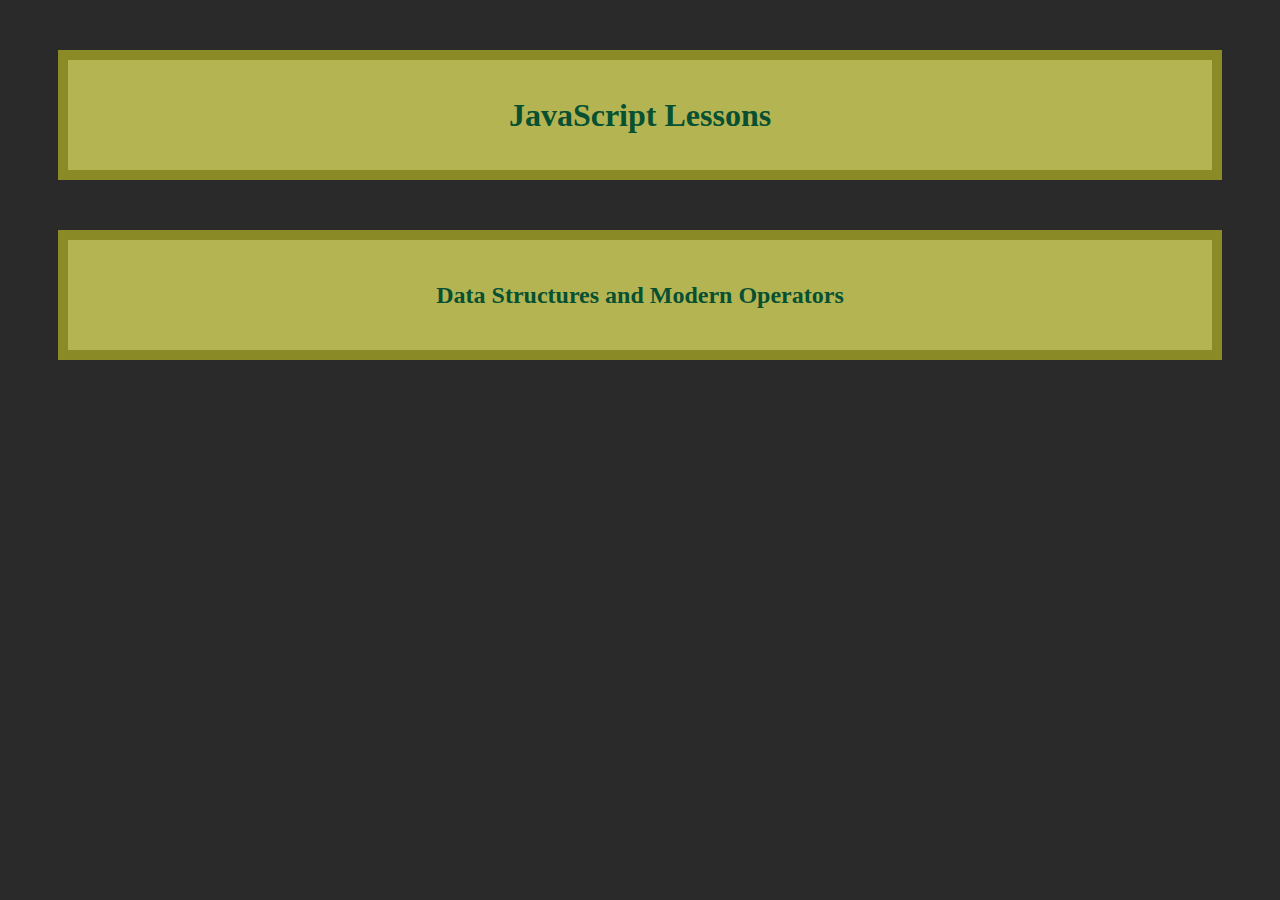
<file: index.html>
<!DOCTYPE html>
<html lang="en">
  <head>
    <meta charset="UTF-8" />
    <meta http-equiv="X-UA-Compatible" content="IE=edge" />
    <meta name="viewport" content="width=device-width, initial-scale=1.0" />
    <link rel="stylesheet" href="style.css">
    <title>Udemy-Challenges</title>
    
  </head>
  <body>
    <h1>JavaScript Lessons</h1>
    <h2>Data Structures and Modern Operators</h2>
    <script src="/parts-of-lessons/lessons.js"></script>
  </body>
</html>
</file>
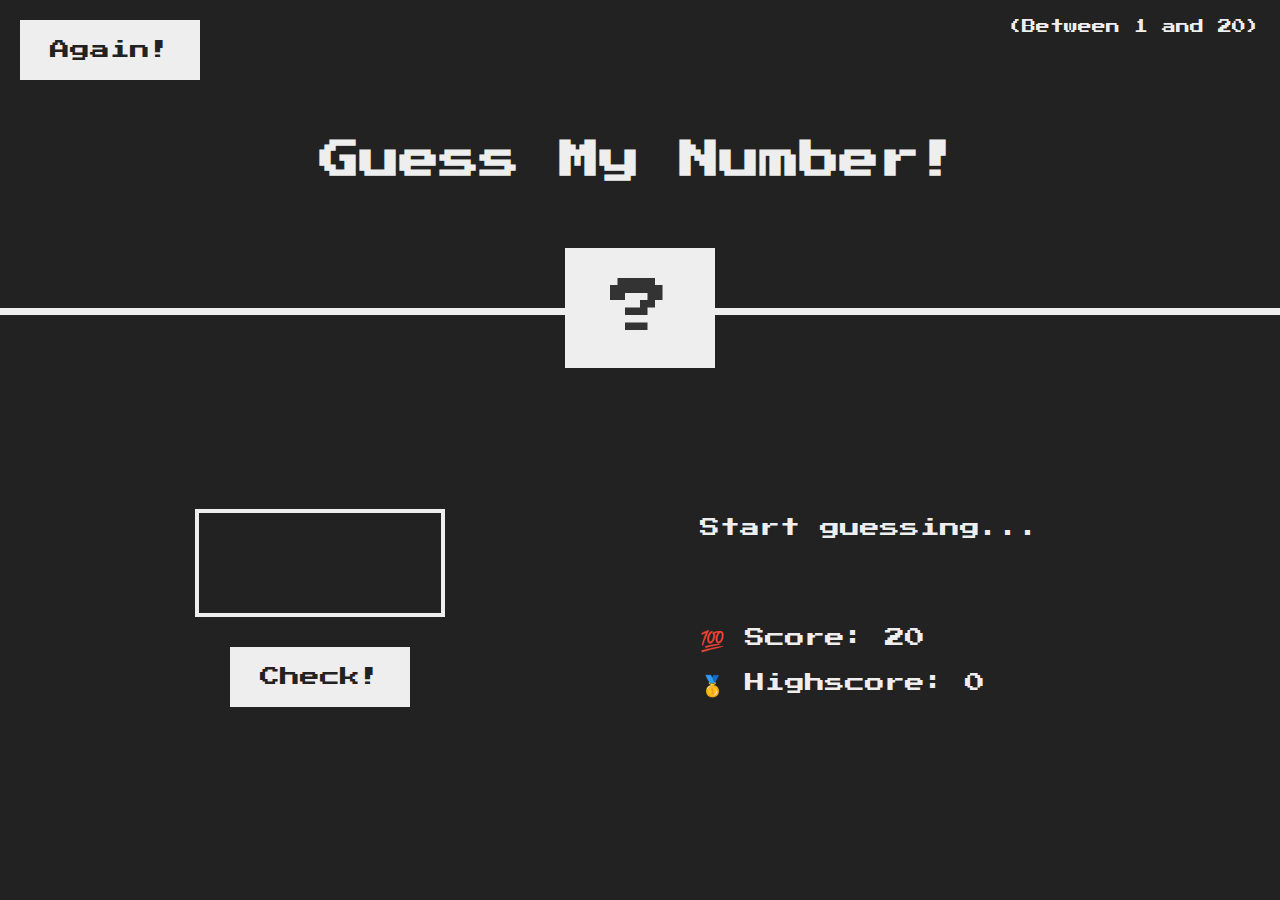
<file: projects/01guess-my-number/index.html>
<!DOCTYPE html>
<html lang="en">
  <head>
    <meta charset="UTF-8" />
    <meta name="viewport" content="width=device-width, initial-scale=1.0" />
    <meta http-equiv="X-UA-Compatible" content="ie=edge" />
    <link rel="stylesheet" href="style.css" />
    <title>Guess My Number!</title>
    <link rel="shortcut icon" href="Favicon3.jpg" />
  </head>
  <body>
    <header>
      <h1>Guess My Number!</h1>
      <p class="between">(Between 1 and 20)</p>
      <button class="btn again">Again!</button>
      <div class="number">?</div>
    </header>
    <main>
      <section class="left">
        <input type="number" class="guess" />
        <button class="btn check">Check!</button>
      </section>
      <section class="right">
        <p class="message">Start guessing...</p>
        <p class="label-score">💯 Score: <span class="score">20</span></p>
        <p class="label-highscore">
          🥇 Highscore: <span class="highscore">0</span>
        </p>
      </section>
    </main>
    <script src="script.js"></script>
  </body>
</html>
</file>
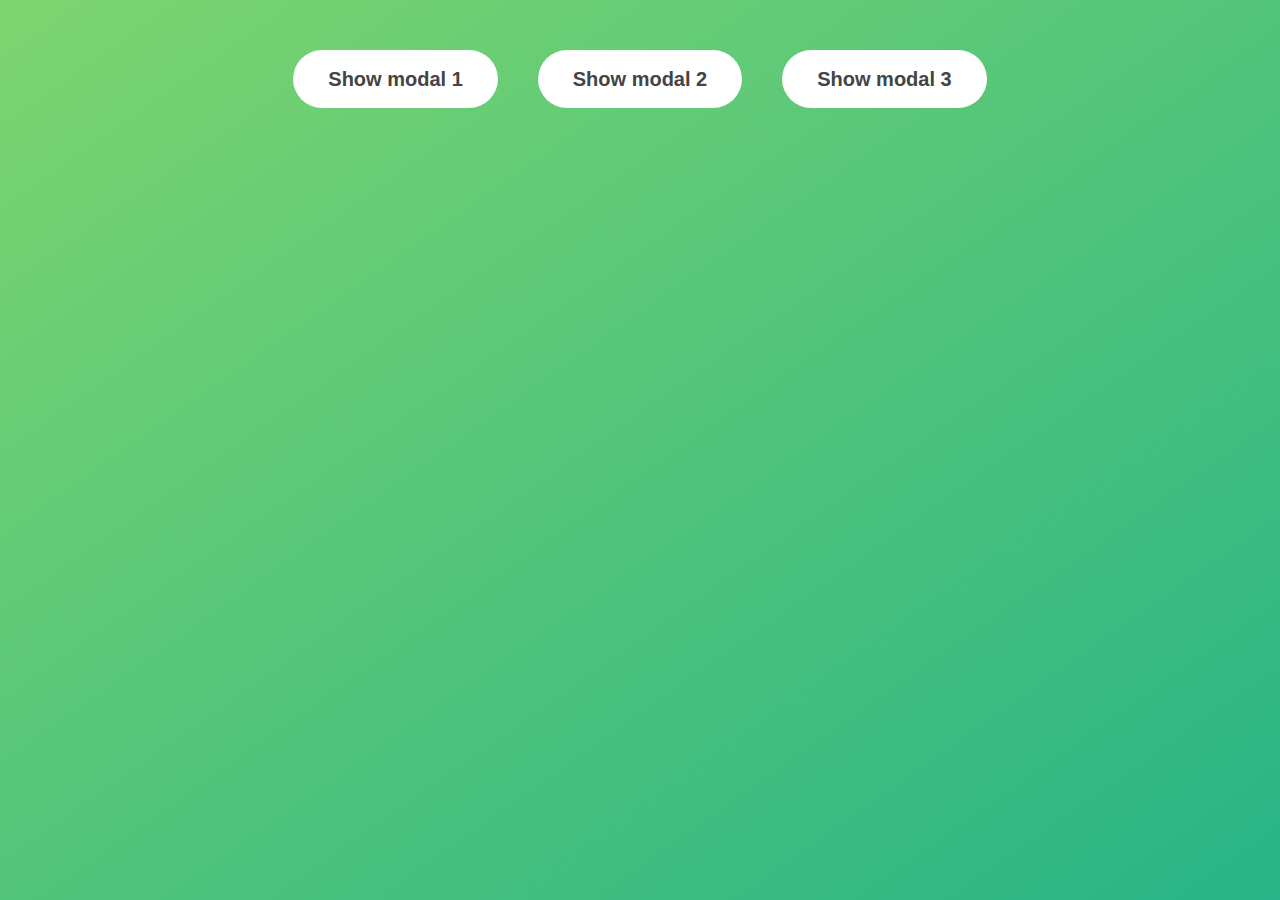
<file: projects/02modal-window.js/index.html>
<!DOCTYPE html>
<html lang="en">
  <head>
    <meta charset="UTF-8" />
    <meta name="viewport" content="width=device-width, initial-scale=1.0" />
    <meta http-equiv="X-UA-Compatible" content="ie=edge" />
    <link rel="stylesheet" href="style.css" />
    <title>My modal window</title>
  </head>
  <body>
    <button class="show-modal" id="btn-modal">Show modal 1</button>
    <button class="show-modal">Show modal 2</button>
    <button class="show-modal">Show modal 3</button>

    <div class="modal hidden">
      <button class="close-modal">&times;</button>
      <h1>I'm a modal window 😍</h1>
      <p>
        Lorem ipsum dolor sit amet, consectetur adipisicing elit, sed do eiusmod
        tempor incididunt ut labore et dolore magna aliqua. Ut enim ad minim
        veniam, quis nostrud exercitation ullamco laboris nisi ut aliquip ex ea
        commodo consequat. Duis aute irure dolor in reprehenderit in voluptate
        velit esse cillum dolore eu fugiat nulla pariatur. Excepteur sint
        occaecat cupidatat non proident, sunt in culpa qui officia deserunt
        mollit anim id est laborum.
      </p>
    </div>
    <div class="overlay hidden"></div>

    <script src="script.js"></script>
  </body>
</html>
</file>
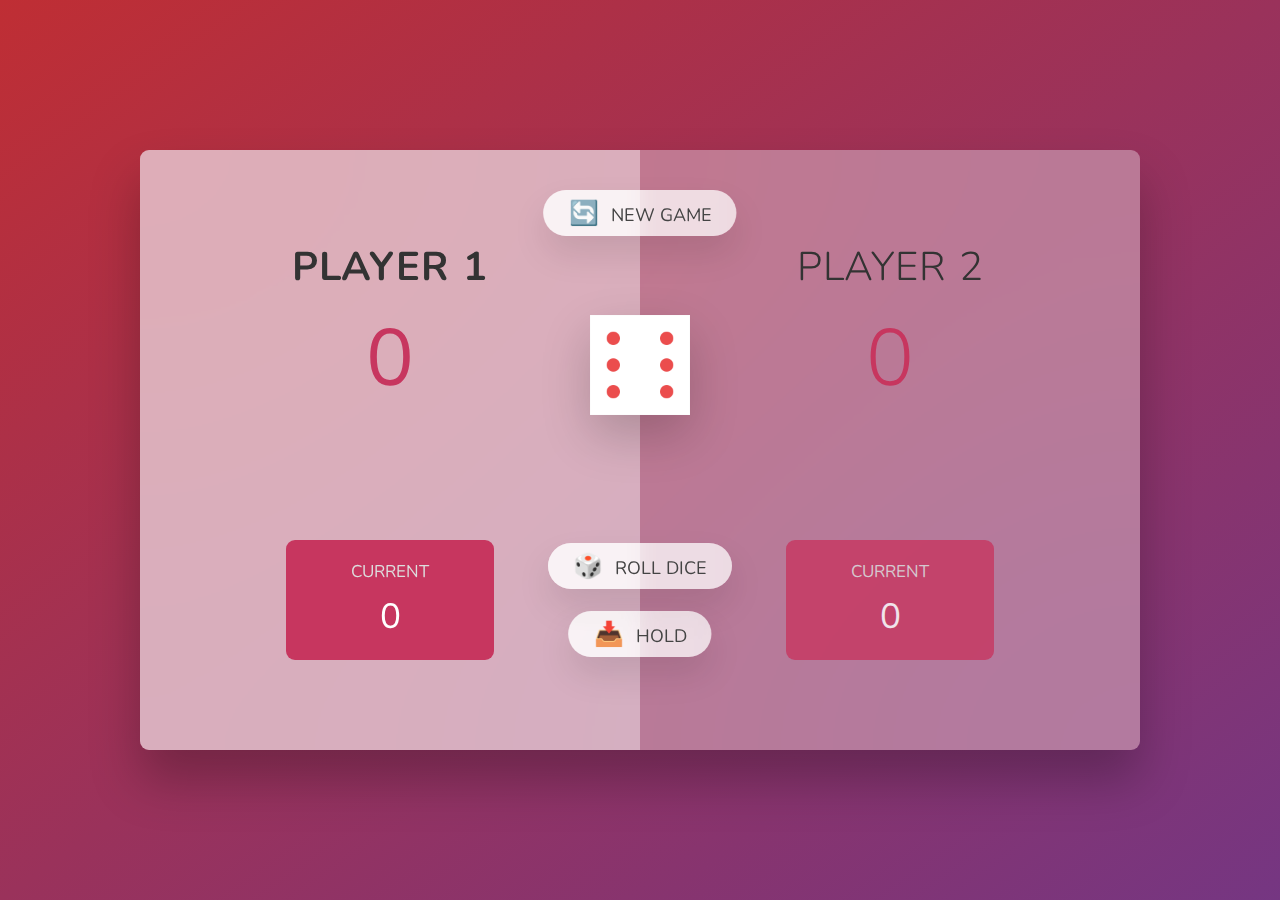
<file: projects/03pig-game/index.html>
<!DOCTYPE html>
<html lang="en">
  <head>
    <meta charset="UTF-8" />
    <meta name="viewport" content="width=device-width, initial-scale=1.0" />
    <meta http-equiv="X-UA-Compatible" content="ie=edge" />
    <link rel="stylesheet" href="style.css" />
    <title>My Pig Game</title>
  </head>
  <body>
    <main>
      <section class="player player--0 player--active">
        <h2 class="name" id="name--0">Player 1</h2>
        <p class="score" id="score--0">0</p>
        <div class="current">
          <p class="current-label">Current</p>
          <p class="current-score" id="current--0">0</p>
        </div>
      </section>
      <section class="player player--1">
        <h2 class="name" id="name--1">Player 2</h2>
        <p class="score" id="score--1">0</p>
        <div class="current">
          <p class="current-label">Current</p>
          <p class="current-score" id="current--1">0</p>
        </div>
      </section>

      <img src="dice-6.png" alt="Playing dice" class="dice" />
      <button class="btn btn--new">🔄 New game</button>
      <button class="btn btn--roll">🎲 Roll dice</button>
      <button class="btn btn--hold">📥 Hold</button>
    </main>
    <script src="script.js"></script>
  </body>
</html>
</file>
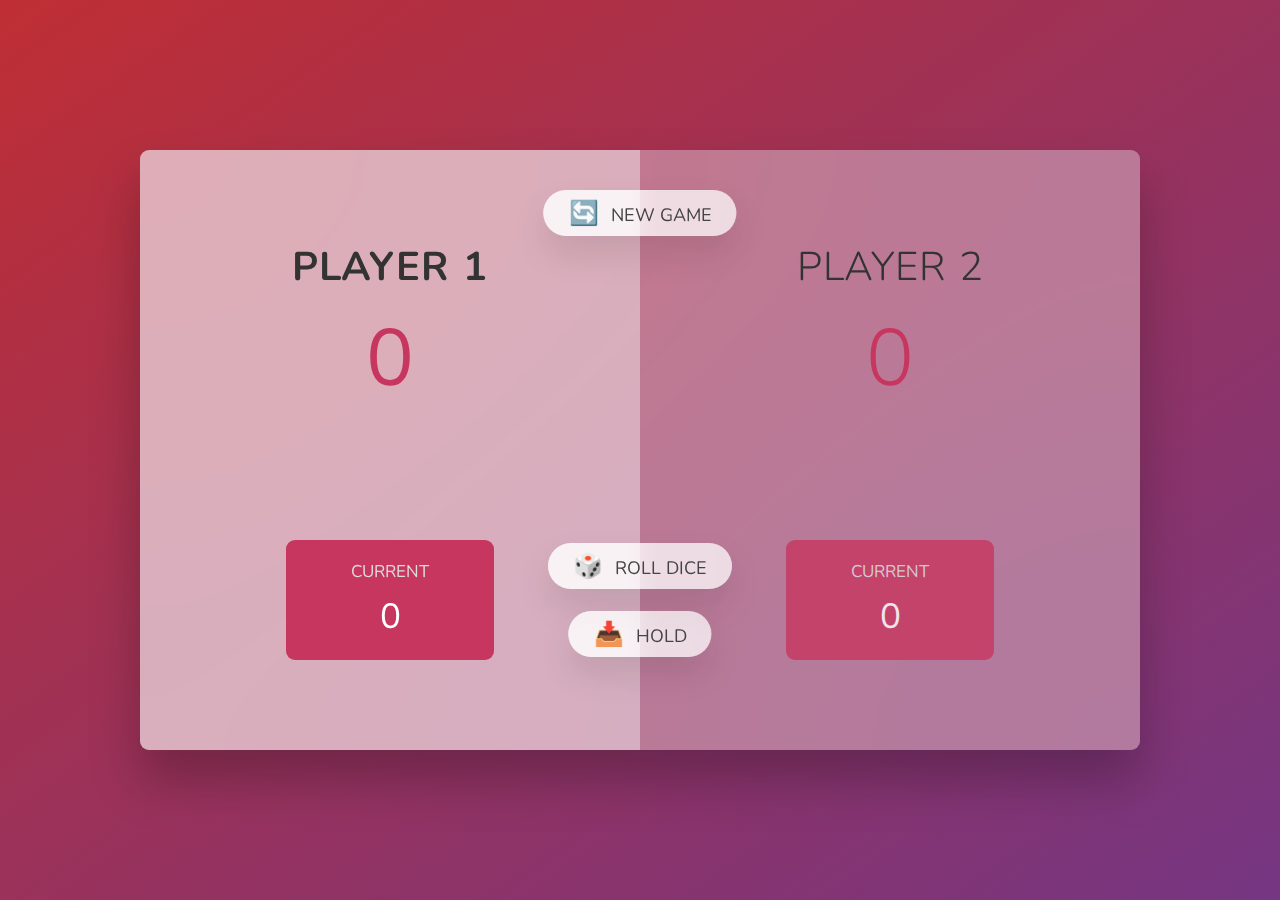
<file: projects/03pig-game/demo.html>
<!DOCTYPE html>
<html lang="en">
  <head>
    <meta charset="UTF-8" />
    <meta name="viewport" content="width=device-width, initial-scale=1.0" />
    <meta http-equiv="X-UA-Compatible" content="ie=edge" />
    <link rel="stylesheet" href="style.css" />
    <title>Pig Game "Demo"</title>
  </head>
  <body>
    <main>
      <section class="player player--0 player--active">
        <h2 class="name" id="name--0">Player 1</h2>
        <p class="score" id="score--0">43</p>
        <div class="current">
          <p class="current-label">Current</p>
          <p class="current-score" id="current--0">0</p>
        </div>
      </section>
      <section class="player player--1">
        <h2 class="name" id="name--1">Player 2</h2>
        <p class="score" id="score--1">24</p>
        <div class="current">
          <p class="current-label">Current</p>
          <p class="current-score" id="current--1">0</p>
        </div>
      </section>

      <img src="dice-5.png" alt="Playing dice" class="dice" />
      <button class="btn btn--new">🔄 New game</button>
      <button class="btn btn--roll">🎲 Roll dice</button>
      <button class="btn btn--hold">📥 Hold</button>
    </main>
    <script src="script-demo.js"></script>
  </body>
</html>
</file>
<file: style.css>
* {
  background-color: rgb(43, 42, 42);
}

h1, h2 {
  height: 10vh;
  background-color: rgb(180, 180, 82);
  color:rgb(7, 80, 50);
  border: 10px solid rgb(138, 139, 38);
  padding: 10px;
  margin: 50px;
  display: flex;
  align-items: center;
  justify-content: center;
}
</file>
<file: projects/01guess-my-number/style.css>
@import url('https://fonts.googleapis.com/css?family=Press+Start+2P&display=swap');

* {
  margin: 0;
  padding: 0;
  box-sizing: inherit;
}

html {
  font-size: 62.5%;
  box-sizing: border-box;
}

body {
  font-family: 'Press Start 2P', sans-serif;
  color: #eee;
  background-color: #222;
  /* background-color: #60b347; */
}

/* LAYOUT */
header {
  position: relative;
  height: 35vh;
  border-bottom: 7px solid #eee;
}

main {
  height: 65vh;
  color: #eee;
  display: flex;
  align-items: center;
  justify-content: space-around;
}

.left {
  width: 52rem;
  display: flex;
  flex-direction: column;
  align-items: center;
}

.right {
  width: 52rem;
  font-size: 2rem;
}

/* ELEMENTS STYLE */
h1 {
  font-size: 4rem;
  text-align: center;
  position: absolute;
  width: 100%;
  top: 52%;
  left: 50%;
  transform: translate(-50%, -50%);
}

.number {
  background: #eee;
  color: #333;
  font-size: 6rem;
  width: 15rem;
  padding: 3rem 0rem;
  text-align: center;
  position: absolute;
  bottom: 0;
  left: 50%;
  transform: translate(-50%, 50%);
}

.between {
  font-size: 1.4rem;
  position: absolute;
  top: 2rem;
  right: 2rem;
}

.again {
  position: absolute;
  top: 2rem;
  left: 2rem;
}

.guess {
  background: none;
  border: 4px solid #eee;
  font-family: inherit;
  color: inherit;
  font-size: 5rem;
  padding: 2.5rem;
  width: 25rem;
  text-align: center;
  display: block;
  margin-bottom: 3rem;
}

.btn {
  border: none;
  background-color: #eee;
  color: #222;
  font-size: 2rem;
  font-family: inherit;
  padding: 2rem 3rem;
  cursor: pointer;
}

.btn:hover {
  background-color: #ccc;
}

.message {
  margin-bottom: 8rem;
  height: 3rem;
}

.label-score {
  margin-bottom: 2rem;
}
</file>
<file: projects/02modal-window.js/style.css>
* {
  margin: 0;
  padding: 0;
  box-sizing: inherit;
}

html {
  font-size: 62.5%;
  box-sizing: border-box;
}

body {
  font-family: sans-serif;
  color: #333;
  line-height: 1.5;
  height: 100vh;
  position: relative;
  display: flex;
  align-items: flex-start;
  justify-content: center;
  background: linear-gradient(to top left, #28b487, #7dd56f);
}

.show-modal {
  font-size: 2rem;
  font-weight: 600;
  padding: 1.75rem 3.5rem;
  margin: 5rem 2rem;
  border: none;
  background-color: #fff;
  color: #444;
  border-radius: 10rem;
  cursor: pointer;
}

.close-modal {
  position: absolute;
  top: 1.2rem;
  right: 2rem;
  font-size: 5rem;
  color: #333;
  cursor: pointer;
  border: none;
  background: none;
}

h1 {
  font-size: 2.5rem;
  margin-bottom: 2rem;
}

p {
  font-size: 1.8rem;
}

/* -------------------------- */
/* CLASSES TO MAKE MODAL WORK */
.hidden {
  display: none;
}

.modal {
  position: absolute;
  top: 50%;
  left: 50%;
  transform: translate(-50%, -50%);
  width: 70%;

  background-color: white;
  padding: 6rem;
  border-radius: 5px;
  box-shadow: 0 3rem 5rem rgba(0, 0, 0, 0.3);
  z-index: 10;
}

.overlay {
  position: absolute;
  top: 0;
  left: 0;
  width: 100%;
  height: 100%;
  background-color: rgba(0, 0, 0, 0.6);
  backdrop-filter: blur(3px);
  z-index: 5;
}
</file>
<file: projects/03pig-game/style.css>
@import url('https://fonts.googleapis.com/css2?family=Nunito&display=swap');

* {
  margin: 0;
  padding: 0;
  box-sizing: inherit;
}

html {
  font-size: 62.5%;
  box-sizing: border-box;
}

body {
  font-family: 'Nunito', sans-serif;
  font-weight: 400;
  height: 100vh;
  color: #333;
  background-image: linear-gradient(to top left, #753682 0%, #bf2e34 100%);
  display: flex;
  align-items: center;
  justify-content: center;
}

/* LAYOUT */
main {
  position: relative;
  width: 100rem;
  height: 60rem;
  background-color: rgba(255, 255, 255, 0.35);
  backdrop-filter: blur(200px);
  filter: blur();
  box-shadow: 0 3rem 5rem rgba(0, 0, 0, 0.25);
  border-radius: 9px;
  overflow: hidden;
  display: flex;
}

.player {
  flex: 50%;
  padding: 9rem;
  display: flex;
  flex-direction: column;
  align-items: center;
  transition: all 0.75s;
}

/* ELEMENTS */
.name {
  position: relative;
  font-size: 4rem;
  text-transform: uppercase;
  letter-spacing: 1px;
  word-spacing: 2px;
  font-weight: 300;
  margin-bottom: 1rem;
}

.score {
  font-size: 8rem;
  font-weight: 300;
  color: #c7365f;
  margin-bottom: auto;
}

.player--active {
  background-color: rgba(255, 255, 255, 0.4);
}
.player--active .name {
  font-weight: 700;
}
.player--active .score {
  font-weight: 400;
}

.player--active .current {
  opacity: 1;
}

.current {
  background-color: #c7365f;
  opacity: 0.8;
  border-radius: 9px;
  color: #fff;
  width: 65%;
  padding: 2rem;
  text-align: center;
  transition: all 0.75s;
}

.current-label {
  text-transform: uppercase;
  margin-bottom: 1rem;
  font-size: 1.7rem;
  color: #ddd;
}

.current-score {
  font-size: 3.5rem;
}

/* ABSOLUTE POSITIONED ELEMENTS */
.btn {
  position: absolute;
  left: 50%;
  transform: translateX(-50%);
  color: #444;
  background: none;
  border: none;
  font-family: inherit;
  font-size: 1.8rem;
  text-transform: uppercase;
  cursor: pointer;
  font-weight: 400;
  transition: all 0.2s;

  background-color: white;
  background-color: rgba(255, 255, 255, 0.6);
  backdrop-filter: blur(10px);

  padding: 0.7rem 2.5rem;
  border-radius: 50rem;
  box-shadow: 0 1.75rem 3.5rem rgba(0, 0, 0, 0.1);
}

.btn::first-letter {
  font-size: 2.4rem;
  display: inline-block;
  margin-right: 0.7rem;
}

.btn--new {
  top: 4rem;
}
.btn--roll {
  top: 39.3rem;
}
.btn--hold {
  top: 46.1rem;
}

.btn:active {
  transform: translate(-50%, 3px);
  box-shadow: 0 1rem 2rem rgba(0, 0, 0, 0.15);
}

.btn:focus {
  outline: none;
}

.dice {
  position: absolute;
  left: 50%;
  top: 16.5rem;
  transform: translateX(-50%);
  height: 10rem;
  box-shadow: 0 2rem 5rem rgba(0, 0, 0, 0.2);
}

.player--winner {
  background-color: #2f2f2f;
}

.player--winner .name {
  font-weight: 700;
  color: #c7365f;
}

.hidden {
  display: none;
}
</file>
